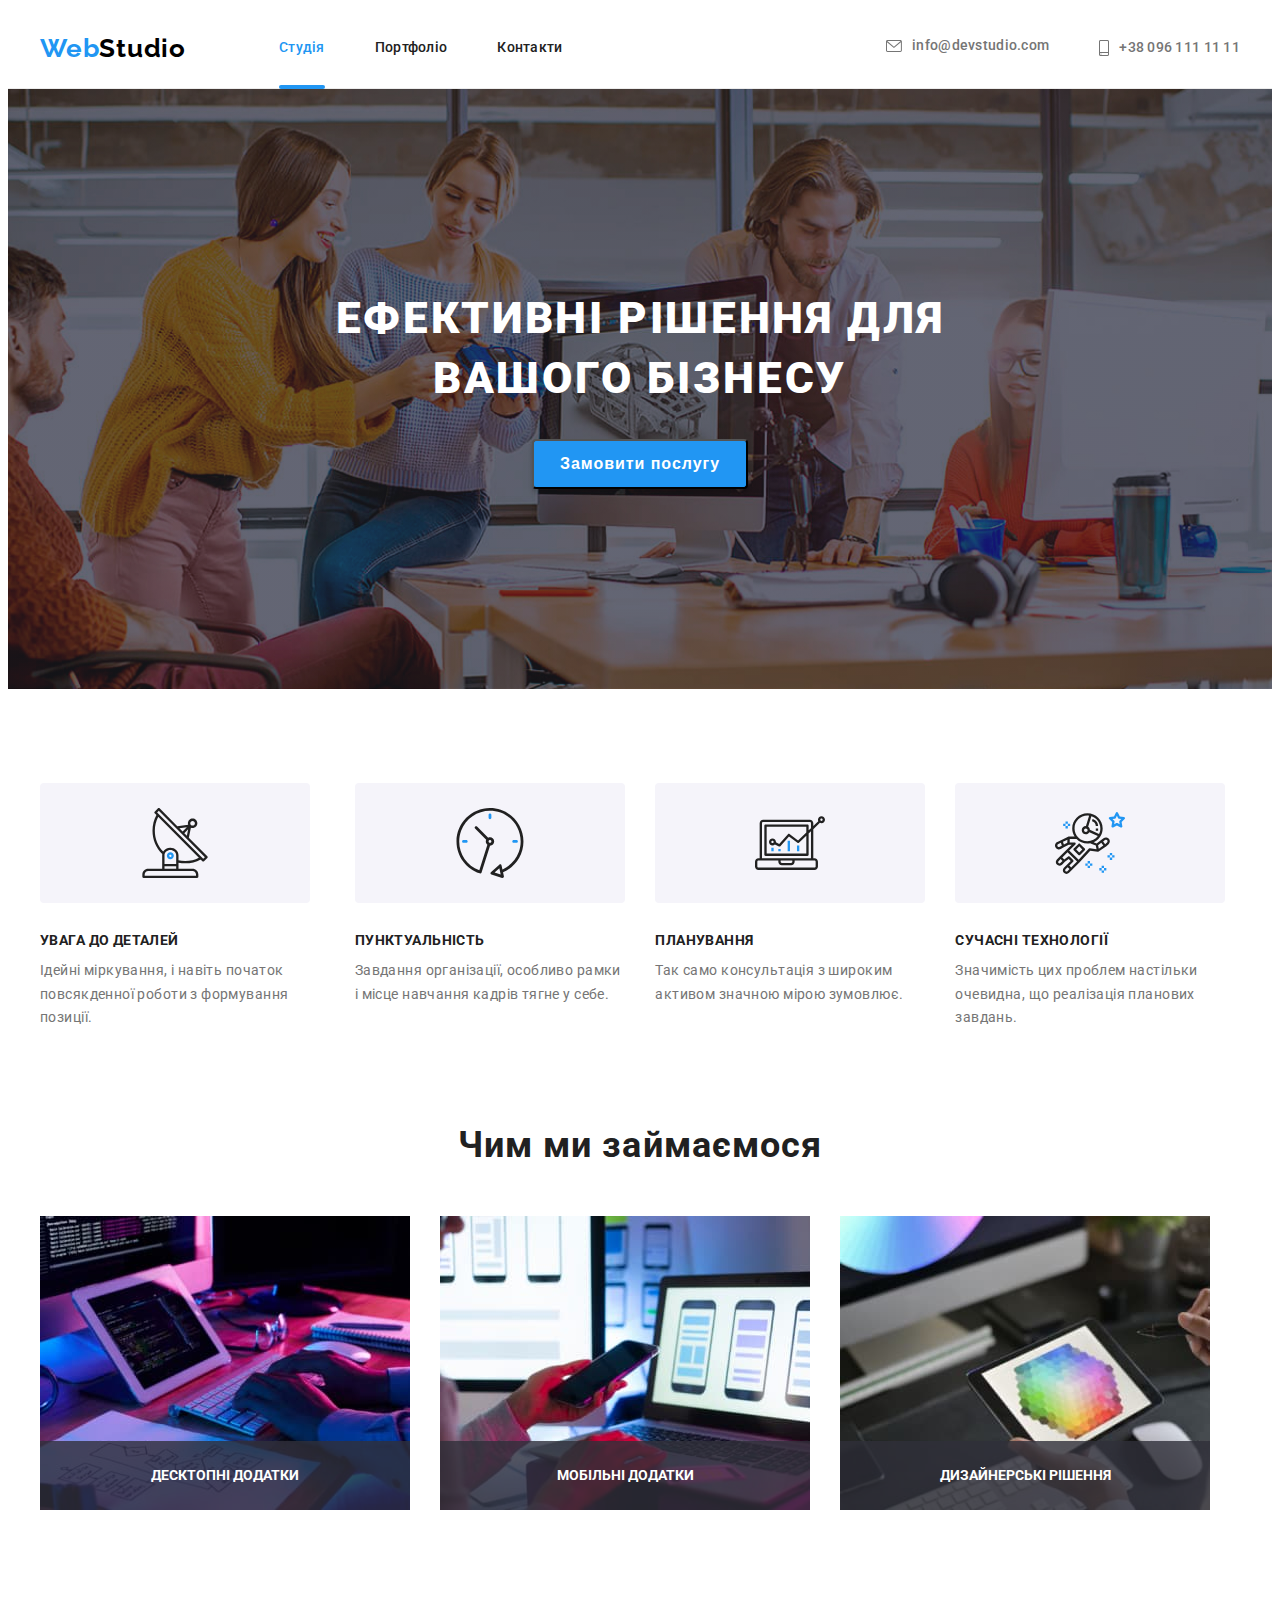
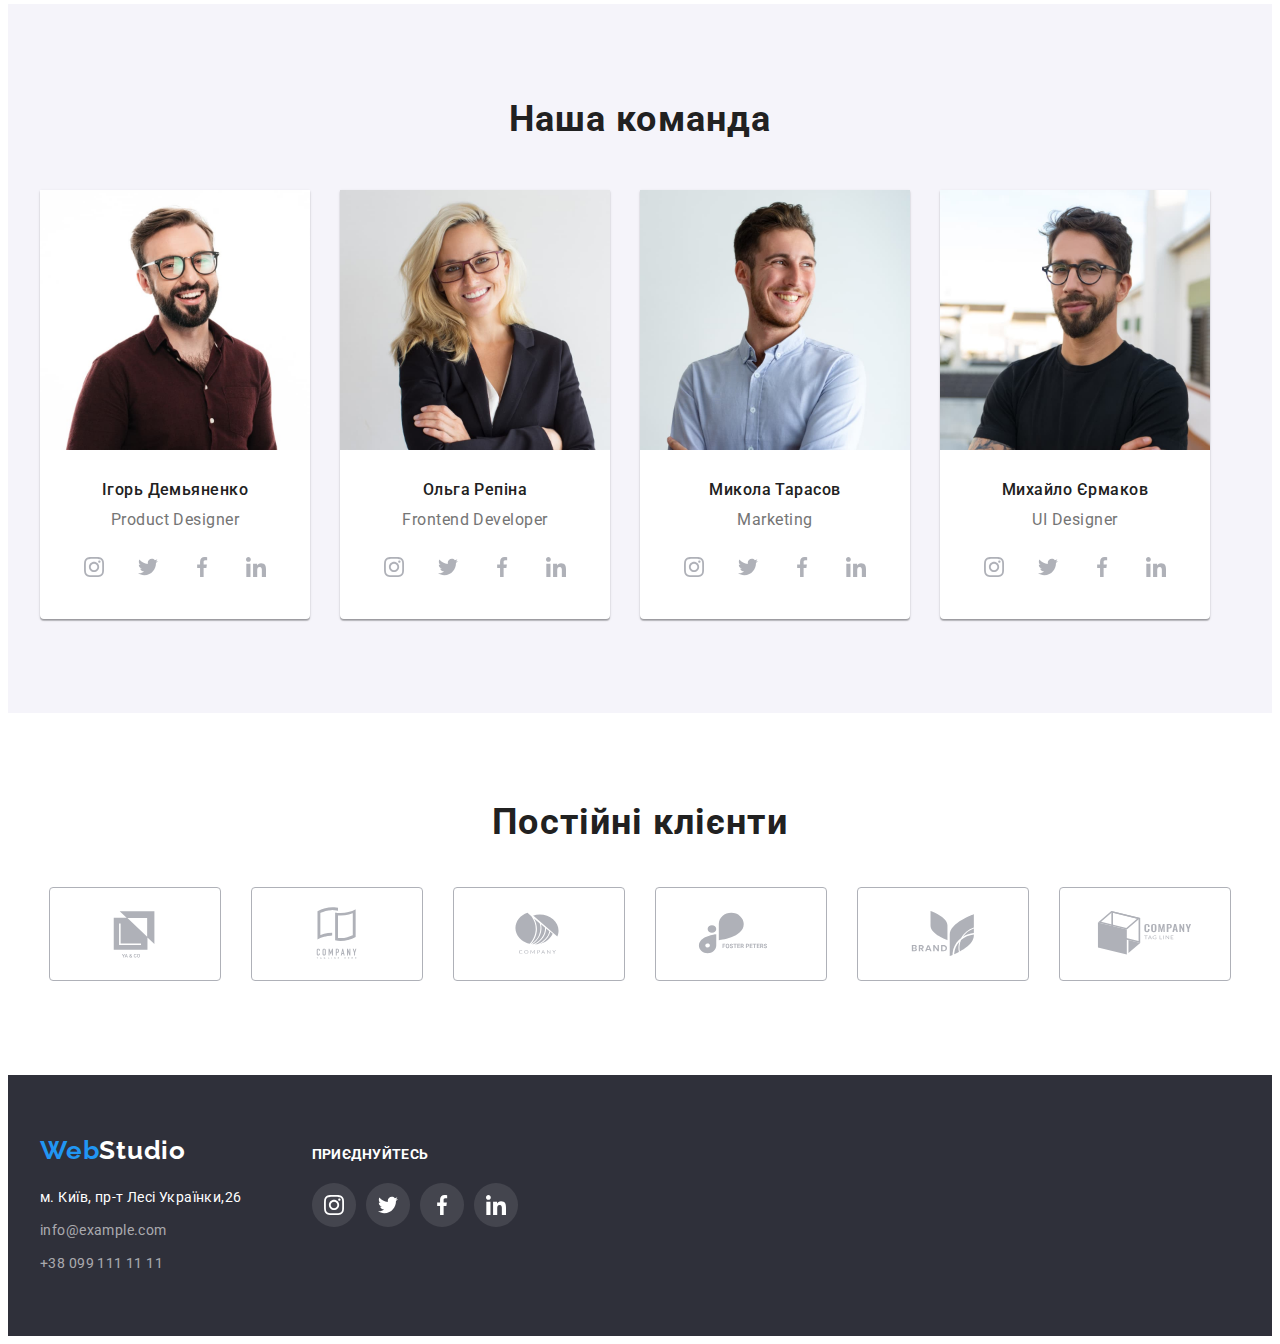
<file: index.html>
<!DOCTYPE html>
<html lang="en">
	<head>
		<meta charset="UTF-8" />
		<meta http-equiv="X-UA-Compatible" content="IE=edge" />
		<meta name="viewport" content="width=device-width, initial-scale=1.0" />
		<title>WebStudio</title>
		<link rel="stylesheet" href="https://cdnjs.cloudflare.com/ajax/libs/modern-normalize/1.1.0/modern-normalize.min.css" integrity="sha512-wpPYUAdjBVSE4KJnH1VR1HeZfpl1ub8YT/NKx4PuQ5NmX2tKuGu6U/JRp5y+Y8XG2tV+wKQpNHVUX03MfMFn9Q==" crossorigin="anonymous" referrerpolicy="no-referrer" />
		<link rel="stylesheet" href="./css/style.css" />
		<link rel="preconnect" href="https://fonts.googleapis.com" />
		<link rel="preconnect" href="https://fonts.gstatic.com" crossorigin />
		<link
			href="https://fonts.googleapis.com/css2?family=Raleway:wght@700&family=Roboto:wght@400;500;700;900&display=swap"
			rel="stylesheet"
		/>
	</head>
	<body>
		<header class="header">
			<div class="container header-container">
				<a href="./index.html" class="logo link">
					<span class="logo-web">Web</span>Studio
				</a>
					<nav class="header-nav">
						<ul class="header-list list">
							<li class="header-item"><a href="./index.html" class="header-link link current">Студія</a></li>
							<li class="header-item"><a href="./portfolio.html" class="header-link link ">Портфоліо</a></li>
							<li class="header-item"><a href="" class="header-link link">Контакти</a></li>
						</ul>
					</nav>
					<ul class="header-contact list">
						<li class="contact-mail"><a href="mailto:info@devstudio.com" class="header-mail link"><svg class="contact-icon"width="16px" height="12px"><use href="./img/icon-header.svg#icon-envelope"></use></svg>info@devstudio.com</a></li>
						<li class="contact-tel"><a href="tel:+380961111111" class="header-tel link"><svg class="contact-icon fone"width="10px" height="16px"><use href="./img/icon-header.svg#icon-smartphone"></use></svg>+38 096 111 11 11</a></li>
					</ul>
			</div>
		</header>
		<main>
			<!--hero-->
			<section class="hero section">
				<div class="container">
				<h1 class="hero-title">Ефективні рішення для вашого бізнесу</h1>
				<button type="button" class="hero-btn" data-modal-open>Замовити послугу</button>
				</div>
			</section>

			<section class="section pb-none">
				<!--hang-->
				<div class="container">
					<h2 class="visually-hidden">text</h2>
				<ul class="hang-list list">
					<li class="hang-item">
						<div class="hang-item-box">
							<svg class="hang-item-icon" width="70px" height="70px">
								<use href="./img/futeres-icon.svg#icon-antenna"></use>
							</svg>
						</div>
						<h3 class="hang-title">УВАГА ДО ДЕТАЛЕЙ</h3>
						<p class="hang-text">Ідейні міркування, і навіть початок повсякденної роботи з формування позиції.</p>
					</li>
					<li class="hang-item">
						<div class="hang-item-box">
							<svg class="hang-item-icon" width="70px" height="70px">
								<use href="./img/futeres-icon.svg#icon-clock"></use>
							</svg>
						</div>
						<h3 class="hang-title">ПУНКТУАЛЬНІСТЬ</h3>
						<p class="hang-text">Завдання організації, особливо рамки і місце навчання кадрів тягне у себе.</p>
					</li>
					<li class="hang-item">
						<div class="hang-item-box">
							<svg class="hang-item-icon" width="70px" height="70px">
								<use href="./img/futeres-icon.svg#icon-diagram"></use>
							</svg>
						</div>
						<h3 class="hang-title">ПЛАНУВАННЯ</h3>
						<p class="hang-text">Так само консультація з широким активом значною мірою зумовлює.</p>
					</li>
					<li class="hang-item">
						<div class="hang-item-box">
							<svg class="hang-item-icon" width="70px" height="70px">
								<use href="./img/futeres-icon.svg#icon-astronaut"></use>
							</svg>
						</div>
						<h3 class="hang-title">СУЧАСНІ ТЕХНОЛОГІЇ</h3>
						<p class="hang-text">Значимість цих проблем настільки очевидна, що реалізація планових завдань.</p>
					</li>
				</ul>
				</div>
			</section>
			<!--work-->
			<section class="work section">
				<div class="container">
				<h2 class="work-title">Чим ми займаємося</h2>
				<ul class="work-list list">
					<li class="work-item">
						<img src="./img/box1.jpg" alt="вэб дизайн" width="370" height="294" />
						<h3 class="work-img-titel">Десктопні додатки</h3>
					</li>
					<li class="work-item">
						<img src="./img/box2.jpg" alt="софт дизайн" width="370" height="294" />
					<h3 class="work-img-titel">Мобільні додатки</h3>
					</li>
					<li class="work-item">
						<img src="./img/box3.jpg" alt="палітра кольорів" width="370" height="294" />
					<h3 class="work-img-titel">Дизайнерські рішення</h3>
					</li>
				</ul>
				</div>
			</section>
			<!--team-->
			<section class="team section">
				<div class="container">
				<h2 class="team-title">Наша команда</h2>
				<ul class="team-list list">
					<li class="team-item">
						<img src="./img/photo_igor.jpg" alt="Ігорь Демьяненко" width="270" height="260" />
						<div class="team-item-box">
							<h3 class="team-item-title">Ігорь Демьяненко</h3>
							<p class="team-after-title">Product Designer</p>
							<ul class="team-soc list">
								<li class="team-soc-item"><a href="" class="team-soc-link link"><svg class="team-soc-icon" width="20px" height="20px">
									<use href="./img/icons.svg#icon-instagram"></use>
								</svg></a></li>
								<li class="team-soc-item"><a href="" class="team-soc-link link"><svg class="team-soc-icon" width="20px" height="20px">
									<use href="./img/icons.svg#icon-twitter"></use>
								</svg></a></li>
								<li class="team-soc-item"><a href="" class="team-soc-link link"><svg class="team-soc-icon" width="20px" height="20px">
									<use href="./img/icons.svg#icon-facebook"></use>
								</svg></a></li>
								<li class="team-soc-item"><a href="" class="team-soc-link link"><svg class="team-soc-icon" width="20px" height="20px">
									<use href="./img/icons.svg#icon-linkedin"></use>
								</svg></a></li>
							</ul>
						</div>
					</li>
					<li class="team-item">
						<img src="./img/photo_olga.jpg" alt="Ольга Репіна" width="270" height="260" />
						<div class="team-item-box">
						<h3 class="team-item-title">Ольга Репіна</h3>
						<p class="team-after-title">Frontend Developer</p>
						<ul class="team-soc list">
								<li class="team-soc-item"><a href="" class="team-soc-link link"><svg class="team-soc-icon" width="20px" height="20px">
									<use href="./img/icons.svg#icon-instagram"></use>
								</svg></a></li>
								<li class="team-soc-item"><a href="" class="team-soc-link link"><svg class="team-soc-icon" width="20px" height="20px">
									<use href="./img/icons.svg#icon-twitter"></use>
								</svg></a></li>
								<li class="team-soc-item"><a href="" class="team-soc-link link"><svg class="team-soc-icon" width="20px" height="20px">
									<use href="./img/icons.svg#icon-facebook"></use>
								</svg></a></li>
								<li class="team-soc-item"><a href="" class="team-soc-link link"><svg class="team-soc-icon" width="20px" height="20px">
									<use href="./img/icons.svg#icon-linkedin"></use>
								</svg></a></li>
							</ul>
						</div>
					</li>
					<li class="team-item">
						<img src="./img/photo_nikolai.jpg" alt="Микола Тарасов" width="270" height="260" />
						<div class="team-item-box">
						<h3 class="team-item-title">Микола Тарасов</h3>
						<p class="team-after-title">Marketing</p>
						<ul class="team-soc list">
								<li class="team-soc-item"><a href="" class="team-soc-link link"><svg class="team-soc-icon" width="20px" height="20px">
									<use href="./img/icons.svg#icon-instagram"></use>
								</svg></a></li>
								<li class="team-soc-item"><a href="" class="team-soc-link link"><svg class="team-soc-icon" width="20px" height="20px">
									<use href="./img/icons.svg#icon-twitter"></use>
								</svg></a></li>
								<li class="team-soc-item"><a href="" class="team-soc-link link"><svg class="team-soc-icon" width="20px" height="20px">
									<use href="./img/icons.svg#icon-facebook"></use>
								</svg></a></li>
								<li class="team-soc-item"><a href="" class="team-soc-link link"><svg class="team-soc-icon" width="20px" height="20px">
									<use href="./img/icons.svg#icon-linkedin"></use>
								</svg></a></li>
							</ul>
						</div>
					</li>
					<li class="team-item">
						<img src="./img/photo_mihail.jpg" alt="Михайло Єрмаков" width="270" height="260" />
						<div class="team-item-box">
						<h3 class="team-item-title">Михайло Єрмаков</h3>
						<p class="team-after-title">UI Designer</p>
						<ul class="team-soc list">
								<li class="team-soc-item"><a href="" class="team-soc-link link"><svg class="team-soc-icon" width="20px" height="20px">
									<use href="./img/icons.svg#icon-instagram"></use>
								</svg></a></li>
								<li class="team-soc-item"><a href="" class="team-soc-link link"><svg class="team-soc-icon" width="20px" height="20px">
									<use href="./img/icons.svg#icon-twitter"></use>
								</svg></a></li>
								<li class="team-soc-item"><a href="" class="team-soc-link link"><svg class="team-soc-icon" width="20px" height="20px">
									<use href="./img/icons.svg#icon-facebook"></use>
								</svg></a></li>
								<li class="team-soc-item"><a href="" class="team-soc-link link"><svg class="team-soc-icon" width="20px" height="20px">
									<use href="./img/icons.svg#icon-linkedin"></use>
								</svg></a></li>
							</ul>
						</div>
					</li>
				</ul>
				</div>
			</section>
				<!-- regular customer -->
		<section class="customer section">
			<div class="container">
			<h2 class="customer-title">Постійні клієнти</h2>
			<ul class="list customer-list">
				<li class="customer-item">
					<a href="" class="customer-link">
					<svg class="customer-icon" width="106px" height="60px">
						<use href="./img/client-icons.svg#icon-Logo-yaco"></use>
					</svg></a>
				</li>
				<li class="customer-item">
					<a href="" class="customer-link">
					<svg class="customer-icon" width="106px" height="60px">
						<use href="./img/client-icons.svg#icon-Logo-company"></use>
					</svg></a>
				</li>
				<li class="customer-item">
					<a href="" class="customer-link">
					<svg class="customer-icon" width="106px" height="60px">
						<use href="./img/client-icons.svg#icon-Logo-company-second"></use>
					</svg></a>
				</li>
				<li class="customer-item">
					<a href="" class="customer-link">
					<svg class="customer-icon" width="106px" height="60px">
						<use href="./img/client-icons.svg#icon-Logo-foster"></use>
					</svg></a>
				</li>
				<li class="customer-item">
					<a href="" class="customer-link">
					<svg class="customer-icon" width="106px" height="60px">
						<use href="./img/client-icons.svg#icon-Logo-brand"></use>
					</svg></a>
				</li>
				<li class="customer-item">
					<a href="" class="customer-link">
					<svg class="customer-icon" width="106px" height="60px">
						<use href="./img/client-icons.svg#icon-Logo-tagline"></use>
					</svg></a>
				</li>
			</ul>
			</div>
		</section>
		</main>
		<!--footer-->
		<footer class="footer">
			<div class="container footer-box">
				<div class="logo-box">
						<a href="./index.html" class="logo-foter link">
				<span class="logo-web">Web</span>Studio</a>
				<address class="contact-addres">
					<ul class="fotter-list list">
						<li class="footer-item"><a href="https://goo.gl/maps/eejTRm9JTU1azav69" class="address-maps link">м. Київ, пр-т Лесі Українки,26</a></li>
						<li class="footer-item"><a href="mailto:info@example.com" class="address-mail link">info@example.com</a></li>
						<li class="footer-item"><a href="tel:+380991111111" class="address-tel link">+38 099 111 11 11</a></li>
					</ul>
				</address>
				</div>
				<div class="join-in-box">
					<h2 class="join-in-title">ПРИЄДНУЙТЕСЬ</h2>
						<ul class="footer-soc list">
								<li class="footer-soc-item"><a href="" class="footer-soc-link link"><svg class="footer-soc-icon" width="20px" height="20px">
									<use href="./img/icons.svg#icon-instagram"></use>
								</svg></a></li>
								<li class="footer-soc-item"><a href="" class="footer-soc-link link"><svg class="footer-soc-icon" width="20px" height="20px">
									<use href="./img/icons.svg#icon-twitter"></use>
								</svg></a></li>
								<li class="footer-soc-item"><a href="" class="footer-soc-link link"><svg class="footer-soc-icon" width="20px" height="20px">
									<use href="./img/icons.svg#icon-facebook"></use>
								</svg></a></li>
								<li class="footer-soc-item"><a href="" class="footer-soc-link link"><svg class="footer-soc-icon" width="20px" height="20px">
									<use href="./img/icons.svg#icon-linkedin"></use>
								</svg></a></li>
						</ul>
				</div>
			</div>
		</footer>
		<div class="backdrop is-hidden" data-modal>
			<div class="modal">
			<button type="button" class="modal-close-buton" data-modal-close>
			<svg class="svg-close-modal" width="18px" height="18px">
				<use href="./img/close-black.svg#icon-close-black"></use>
			</svg>
			</button>
			</div>
		</div>
		<script src="./js/modal.js"></script>
	</body>
</html>
</file>
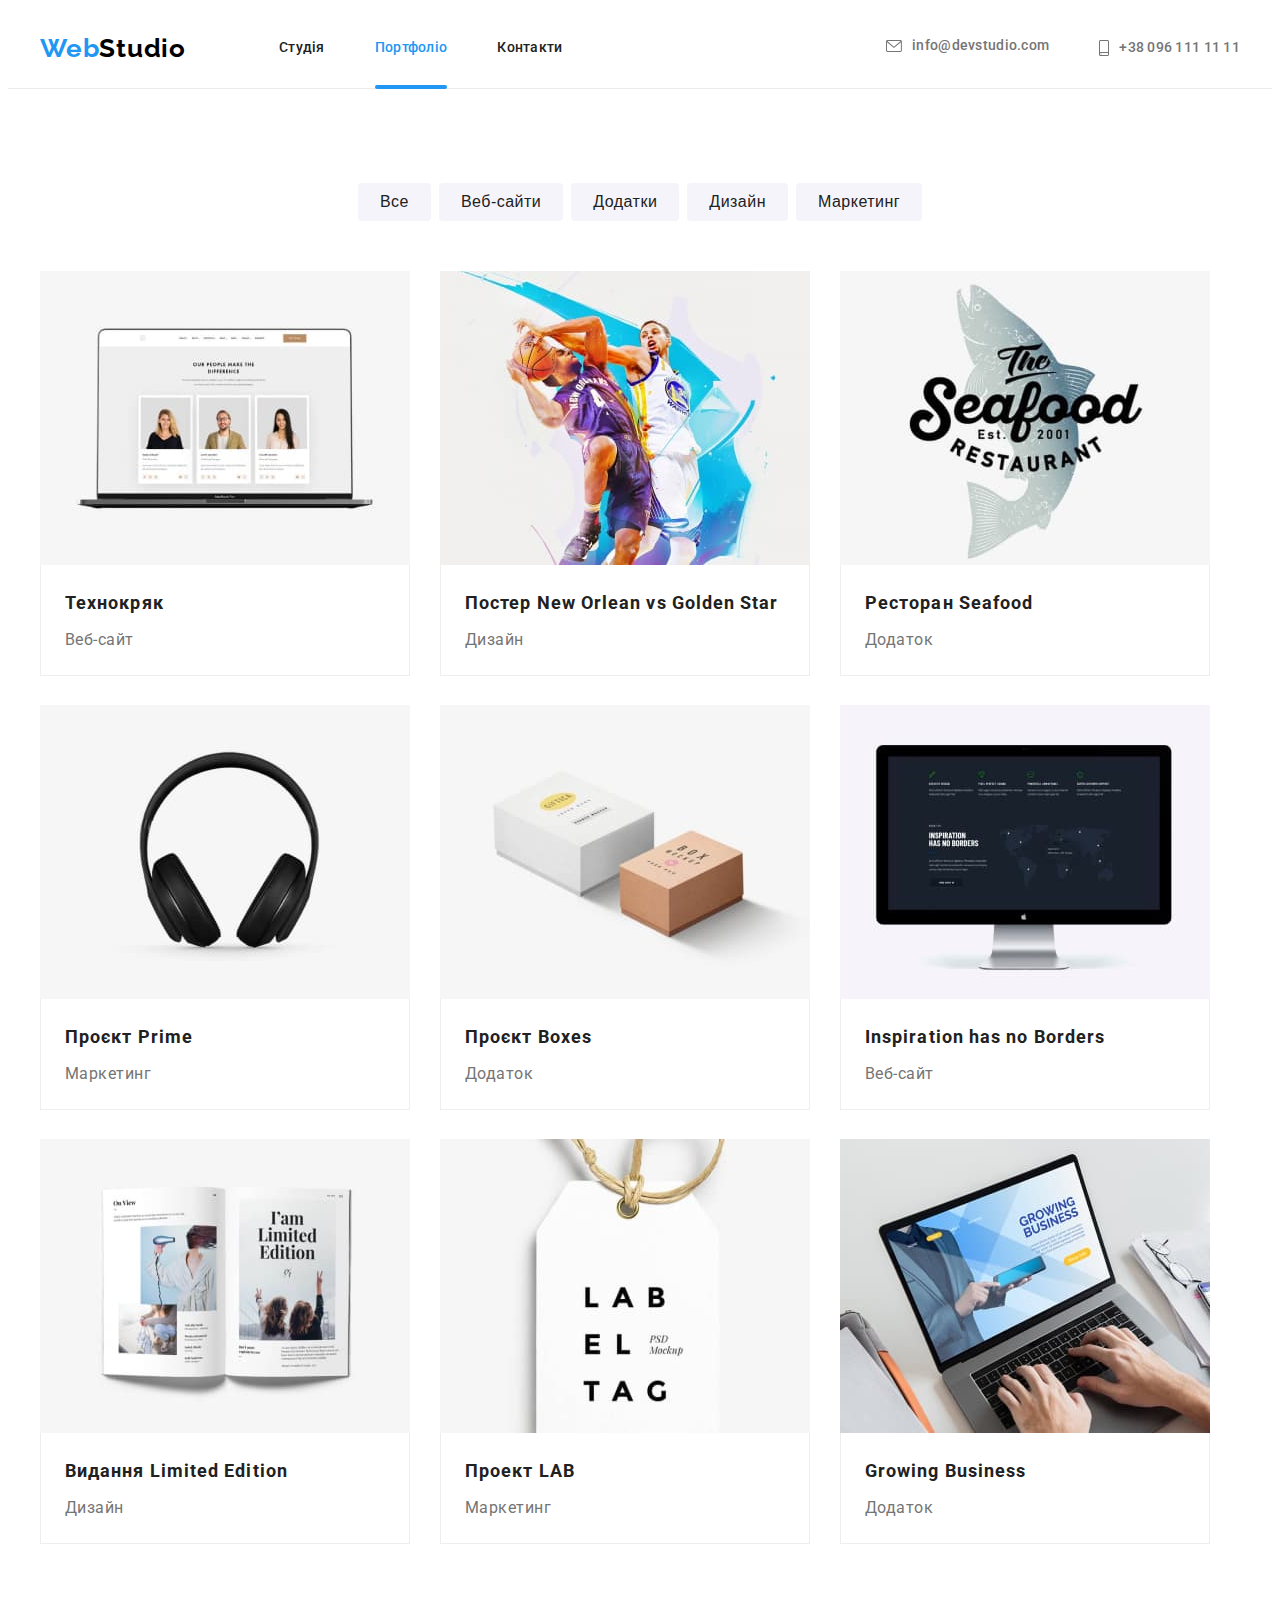
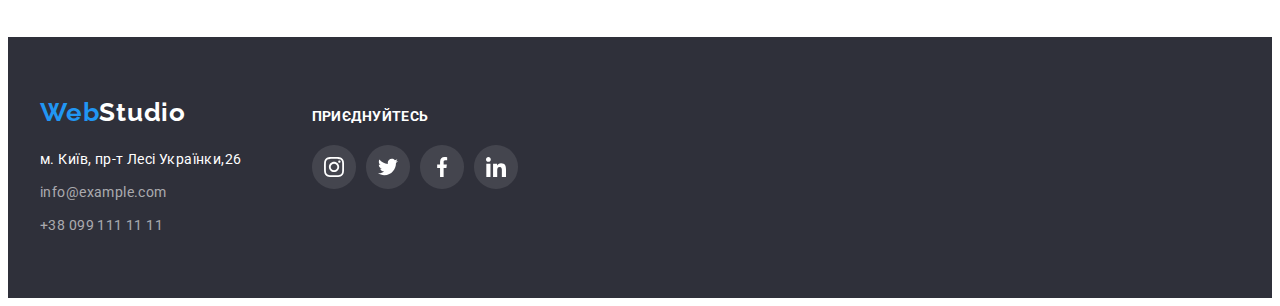
<file: portfolio.html>
<!DOCTYPE html>
<html lang="en">
	<head>
		<meta charset="UTF-8" />
		<meta http-equiv="X-UA-Compatible" content="IE=edge" />
		<meta name="viewport" content="width=device-width, initial-scale=1.0" />
		<title>Porfolio</title>
		<link rel="stylesheet" href="https://cdnjs.cloudflare.com/ajax/libs/modern-normalize/1.1.0/modern-normalize.min.css" integrity="sha512-wpPYUAdjBVSE4KJnH1VR1HeZfpl1ub8YT/NKx4PuQ5NmX2tKuGu6U/JRp5y+Y8XG2tV+wKQpNHVUX03MfMFn9Q==" crossorigin="anonymous" referrerpolicy="no-referrer" />
		<link rel="stylesheet" href="./css/style.css">
		<link rel="preconnect" href="https://fonts.googleapis.com">
		<link rel="preconnect" href="https://fonts.gstatic.com" crossorigin>
		<link href="https://fonts.googleapis.com/css2?family=Raleway:wght@700&family=Roboto:wght@400;500;700;900&display=swap" rel="stylesheet">
	</head>
	<body>
		<header class="header">
			<div class="container header-container">
				<a href="./index.html" class="logo link">
					<span class="logo-web">Web</span>Studio
				</a>
					<nav class="header-nav">
						<ul class="header-list list">
							<li class="header-item"><a href="./index.html" class="header-link link ">Студія</a></li>
							<li class="header-item"><a href="./portfolio.html" class="header-link link current">Портфоліо</a></li>
							<li class="header-item"><a href="" class="header-link link">Контакти</a></li>
						</ul>
					</nav>
					<ul class="header-contact list">
						<li class="contact-mail"><a href="mailto:info@devstudio.com" class="header-mail link"><svg class="contact-icon"width="16px" height="12px"><use href="./img/icon-header.svg#icon-envelope"></use></svg>info@devstudio.com</a></li>
						<li class="contact-tel"><a href="tel:+380961111111" class="header-tel link"><svg class="contact-icon fone"width="10px" height="16px"><use href="./img/icon-header.svg#icon-smartphone"></use></svg>+38 096 111 11 11</a></li>
					</ul>
			</div>
		</header>
		<main>
			<section class="projects-btn section">
				<div class="container">
				<ul class="projects-list-btn list">
					<li class="projects-item-btn"><button type="button" class="portfolio-btn">Все</button></li>
					<li class="projects-item-btn"><button type="button" class="portfolio-btn">Веб-сайти</button></li>
					<li class="projects-item-btn"><button type="button" class="portfolio-btn">Додатки</button></li>
					<li class="projects-item-btn"><button type="button" class="portfolio-btn">Дизайн</button></li>
					<li class="projects-item-btn"><button type="button" class="portfolio-btn">Маркетинг</button></li>
				</ul>
				<ul class="projects-list list">
					<li class="projects-item">
						<a href="" class="link projects-link">
						<div class="projects-text-wrap">
							<img src="./img/tehnokryak.jpg" alt="Веб-сайт Технокряк" width="370" height="294" />
						<p class="projects-text">Ресурс пропонує комплексні пропозиції з різним рівнем функціоналу та сервісів. Все це дозволить відвідувачу отримати вичерпні відомості про компанію чи приватну особу.</p>
						</div>
						<div class="projects-item-box">
						<h3 class="projects-title">Технокряк</h3>
						<p class="projects-after-title">Веб-сайт</p>
						</div>
						</a>
					</li>
					<li class="projects-item">
						<a href="" class="link projects-link">
							<div class="projects-text-wrap">
						<img src="./img/poster.jpg" alt="Постер 2 футболіста" width="370" height="294" />
						<p class="projects-text">Ресурс пропонує комплексні пропозиції з різним рівнем функціоналу та сервісів. Все це дозволить відвідувачу отримати вичерпні відомості про компанію чи приватну особу.</p>
							</div>
						<div class="projects-item-box">
						<h3 class="projects-title">Постер New Orlean vs Golden Star</h3>
						<p class="projects-after-title">Дизайн</p>
						</div>
						</a>
					</li>
					<li class="projects-item">
						<a href="" class="link projects-link">
							<div class="projects-text-wrap">
						<img src="./img/seefood.jpg" alt="ресторан морської їжі" width="370" height="294" />
						<p class="projects-text">Ресурс пропонує комплексні пропозиції з різним рівнем функціоналу та сервісів. Все це дозволить відвідувачу отримати вичерпні відомості про компанію чи приватну особу.</p>
							</div>
						<div class="projects-item-box">
						<h3 class="projects-title">Ресторан Seafood</h3>
						<p class="projects-after-title">Додаток</p>
						</div>
						</a>
					</li>
					<li class="projects-item">
						<a href="" class="link projects-link">
							<div class="projects-text-wrap">
						<img src="./img/prime.jpg" alt="навушники" width="370" height="294" />
						<p class="projects-text">Ресурс пропонує комплексні пропозиції з різним рівнем функціоналу та сервісів. Все це дозволить відвідувачу отримати вичерпні відомості про компанію чи приватну особу.</p>
							</div>
						<div class="projects-item-box">
						<h3 class="projects-title">Проєкт Prime</h2>
						<p class="projects-after-title">Маркетинг</p>
						</div>
						</a>
					</li>
					<li class="projects-item">
						<a href="" class="link projects-link">
							<div class="projects-text-wrap">
						<img src="./img/boxes.jpg" alt="2 коробки" width="370" height="294" />
						<p class="projects-text">Ресурс пропонує комплексні пропозиції з різним рівнем функціоналу та сервісів. Все це дозволить відвідувачу отримати вичерпні відомості про компанію чи приватну особу.</p>
							</div>
						<div class="projects-item-box">
						<h3 class="projects-title">Проєкт Boxes</h3>
						<p class="projects-after-title">Додаток</p>
						</div>
						</a>
					</li>
					<li class="projects-item">
						<a href="" class="link projects-link">
							<div class="projects-text-wrap">
						<img src="./img/inspiration.jpg" alt="монітор" width="370" height="294" />
						<p class="projects-text">Ресурс пропонує комплексні пропозиції з різним рівнем функціоналу та сервісів. Все це дозволить відвідувачу отримати вичерпні відомості про компанію чи приватну особу.</p>
							</div>
						<div class="projects-item-box">
						<h3 class="projects-title">Inspiration has no Borders</h3>
						<p class="projects-after-title">Веб-сайт</p>
						</div>
						</a>
					</li>
					<li class="projects-item">
						<a href="" class="link projects-link">
							<div class="projects-text-wrap">
						<img src="./img/limitededition.jpg" alt="книжка з картинками" width="370" height="294" />
						<p class="projects-text">Ресурс пропонує комплексні пропозиції з різним рівнем функціоналу та сервісів. Все це дозволить відвідувачу отримати вичерпні відомості про компанію чи приватну особу.</p>
							</div>
						<div class="projects-item-box">
						<h3 class="projects-title">Видання Limited Edition</h3>
						<p class="projects-after-title">Дизайн</p>
						</div>
						</a>
					</li>
					<li class="projects-item">
						<a href="" class="link projects-link">
							<div class="projects-text-wrap">
						<img src="./img/lab.jpg" alt="бірка" width="370" height="294" />
						<p class="projects-text">Ресурс пропонує комплексні пропозиції з різним рівнем функціоналу та сервісів. Все це дозволить відвідувачу отримати вичерпні відомості про компанію чи приватну особу.</p>
							</div>
						<div class="projects-item-box">
						<h3 class="projects-title">Проект LAB</h3>
						<p class="projects-after-title">Маркетинг</p>
						</div>
						</a>
					</li>
					<li class="projects-item">
						<a href="" class="link projects-link">
							<div class="projects-text-wrap">
						<img src="./img/growing.jpg" alt="ноутбук" width="370" height="294" />
						<p class="projects-text">Ресурс пропонує комплексні пропозиції з різним рівнем функціоналу та сервісів. Все це дозволить відвідувачу отримати вичерпні відомості про компанію чи приватну особу.</p>
							</div>
						<div class="projects-item-box">
						<h3 class="projects-title">Growing Business</h3>
						<p class="projects-after-title">Додаток</p>
						</div>
						</a>
					</li>
				</ul>
				</div>
			</section>
		</main>
		<footer class="footer">
			<div class="container footer-box">
				<div class="logo-box">
						<a href="./index.html" class="logo-foter link">
				<span class="logo-web">Web</span>Studio</a>
				<address class="contact-addres">
					<ul class="fotter-list list">
						<li class="footer-item"><a href="https://goo.gl/maps/eejTRm9JTU1azav69" class="address-maps link">м. Київ, пр-т Лесі Українки,26</a></li>
						<li class="footer-item"><a href="mailto:info@example.com" class="address-mail link">info@example.com</a></li>
						<li class="footer-item"><a href="tel:+380991111111" class="address-tel link">+38 099 111 11 11</a></li>
					</ul>
				</address>
				</div>
				<div class="join-in-box">
					<h2 class="join-in-title">ПРИЄДНУЙТЕСЬ</h2>
						<ul class="footer-soc list">
								<li class="footer-soc-item"><a href="" class="footer-soc-link link"><svg class="footer-soc-icon" width="20px" height="20px">
									<use href="./img/icons.svg#icon-instagram"></use>
								</svg></a></li>
								<li class="footer-soc-item"><a href="" class="footer-soc-link link"><svg class="footer-soc-icon" width="20px" height="20px">
									<use href="./img/icons.svg#icon-twitter"></use>
								</svg></a></li>
								<li class="footer-soc-item"><a href="" class="footer-soc-link link"><svg class="footer-soc-icon" width="20px" height="20px">
									<use href="./img/icons.svg#icon-facebook"></use>
								</svg></a></li>
								<li class="footer-soc-item"><a href="" class="footer-soc-link link"><svg class="footer-soc-icon" width="20px" height="20px">
									<use href="./img/icons.svg#icon-linkedin"></use>
								</svg></a></li>
						</ul>
				</div>
			</div>
		</footer>
	</body>
</html>
</file>
<file: css/style.css>
body {
	font-family: Roboto, sans-serif;
	color: #212121;
}
.list {
	list-style: none;
}
.link {
	text-decoration: none;
}
:root{
	--first-title-color:#212121;
	--second-title-color: #ffffff;
	--first-text-color: #757575;
	--second-text-color: #ffffff;
	--first-btn-color: #f5f4fa;
	--second-btn-color: #2196f3;
	--accent-color: #2196f3;
	--first-background-color: #2F303A;
	--second-backround-color: #f5f4fa;
	--icons-first-color: #AFB1B8;
	--icons-second-color: #ffffff;
	--backgroun-tranzition: background-color 250ms cubic-bezier(0.4, 0, 0.2, 1);
	--color-tranzition: color 250ms cubic-bezier(0.4, 0, 0.2, 1);
	--fill-tranzition: fill 250ms cubic-bezier(0.4, 0, 0.2, 1);
	--border-tranzition: border-color 250ms cubic-bezier(0.4, 0, 0.2, 1);
}

p, h1, h1, h3, h4, h5, h6 {
	margin: 0;
}

ol, ul {
	margin: 0;
	padding-left: 0;
}
img {
	display: block;
}
li {
	display: list-item;
}

/* width: ;
height: ; */
.section {
	padding: 94px 0;
}

.container {
	width: 1200px;
	margin-left: auto;
	margin-right: auto;
	padding-left: 15px;
	padding-right: 15px;
}
/* <!--verhnya liniya--> */

.header {
	border-bottom: 1px solid #ECECEC;
}

.logo-web {
	font-family: "Raleway";
	font-style: normal;
	font-weight: 700;
	font-size: 26px;
	line-height: 1.19;
	letter-spacing: 0.03em;
	color: var(--accent-color);
}
.logo {
	font-family: "Raleway";
	font-style: normal;
	font-weight: 700;
	font-size: 26px;
	line-height: 1.19;
	letter-spacing: 0.03em;
	color: #000000;
	margin-right: 93px;
	align-items: center;
}

.header-list {
	display: flex;
}
.header-item:not(:last-child) {
	margin-right: 50px;
}

.header-container {
	display: flex;
	align-items: center;}

.header-link {
	display: block;
	padding-top: 32px;
	padding-bottom: 32px;
	font-weight: 500;
	font-size: 14px;
	line-height: 1.14;
	letter-spacing: 0.02em;
	color: var(--first-title-color);
	transition: var(--color-tranzition);
}

.header-link:hover,
.header-link:focus {
	color: var(--accent-color);
}
.current {
	color: var(--accent-color);
	position: relative;
}
.current::after {
	position: absolute;
	content: '';
	width: 100%;
	height: 4px;
	background: var(--second-btn-color);
	border-radius: 2px;
	left: 0;
	bottom: -1px;
}

.contact-icon {
	margin-right: 10px;
	fill: currentColor;
}

.contact-mail {
	margin-right: 50px;
}
.header-contact {	
	display: flex;
	margin-left: auto;
	/* align-items: center; */
}

.header-tel {
	font-weight: 500;
	font-size: 14px;
	line-height: 1.14;
	letter-spacing: 0.02em;
	color: var(--first-text-color);
	display: flex;
	align-items: center;
	transition: var(--color-tranzition);
}

.header-tel:hover,
.header-tel:focus {
	color: var(--accent-color);
}

.header-mail{
font-weight: 500;
font-size: 14px;
line-height: 1.14px;
letter-spacing: 0.02em;
color: var(--first-text-color);
display: flex;
align-items: center;
transition: var(--color-tranzition);

}
.header-mail:hover,
.header-mail:focus {
	color: var(--accent-color);
}

	/*<!--hero-->*/

.hero {
	max-width: 1600px;
	margin: 0 auto;
	background-color: var(--first-background-color);
	padding: 200px 0;
	background-image: linear-gradient(rgba(47, 48, 58, 0.4),rgba(47, 48, 58, 0.4)), url(../img/hero-bg.jpg);
	background-repeat: no-repeat;
	background-position: center;
}
.hero-title {
	margin: 0 auto 30px;
	max-width: 696px;
	font-weight: 900;
	font-size: 44px;
	line-height: 1.36;
	text-align: center;
	letter-spacing: 0.06em;
	text-transform: uppercase;
	color: var(--second-title-color);
}
.hero-btn {
	cursor: pointer;
	background-color: #2196f3;
	font-weight: 700;
	font-size: 16px;
	line-height: 1.87;
	display: flex;
	align-items: center;
	text-align: center;
	letter-spacing: 0.06em;
	color: var(--second-title-color);
	display: block;
	margin: 30px auto 0;
	min-width: 216px;
	height: 50px;
	background: #2196F3;
	box-shadow: 0px 4px 4px rgba(0, 0, 0, 0.15);
	border-radius: 4px;
	transition: var(--backgroun-tranzition);
}

.hero-btn:hover {
	background-color: #188CE8;
}
.hero-btn:focus {
	background-color: #188CE8;
}

.visually-hidden {
	position: absolute;
	white-space: nowrap;
	width: 1px;
	height: 1px;
	overflow: hidden;
	border: 0;
	padding: 0;
	clip: rect(0 0 0 0);
	clip-path: inset(50%);
	margin: -1px;
}

.pb-none {
	padding-bottom: 0;
}

/* hang */
.hang-item-box {
	width: 270px;
	height: 120px;
	border-radius: 4px;
	background-color: var(--second-backround-color);
	display: flex;
	align-items: center;
	justify-content: center;
}

.hang-list {
	display: flex;
	gap: 30px;
}

.hang-title {
	font-weight: 700;
	font-size: 14px;
	line-height: 1.14;
	letter-spacing: 0.03em;
	text-transform: uppercase;
	color: var(--first-title-color);
	margin-bottom: 10px;
	margin-top: 30px;
}
.hang-text {
	font-weight: 400;
	font-size: 14px;
	line-height: 1.71;
	letter-spacing: 0.03em;
	color: var(--first-text-color);
}
li.hang-item {
    min-width: 270px;
}
/*<!--work-->*/
.work-title {
	font-weight: 700;
	font-size: 36px;
	line-height: 1.17;
	letter-spacing: 0.03em;
	text-align: center;
	color: var(--first-title-color);
	margin-top: 0;
	margin-bottom: 50px;
}
.work-list {
	display: flex;
	gap: 30px;
}
.work-item {
	position: relative;
}

.work-img-titel {
	font-size: 14px;
	line-height: 1.14;
	text-align: center;
	text-transform: uppercase;
	color: var(--second-title-color);
	position: absolute;
	bottom: 0;
	padding: 27px 0;
	background: rgba(47, 48, 58, 0.8);
	width: 100%;
	margin: 0;
}

/*<!--team-->*/
.team-list {
	display: flex;
	gap: 30px;
}

.team{
	background-color: var(--second-backround-color);
}
.team-item {
	width: calc((100% - 90px)/4);
	width: 270px;
	background: #FFFFFF;
	box-shadow: 0px 1px 3px rgba(0, 0, 0, 0.12), 0px 1px 1px rgba(0, 0, 0, 0.14), 0px 2px 1px rgba(0, 0, 0, 0.2);
	border-radius: 0px 0px 4px 4px;
}
.team-title {
	font-weight: 700;
	font-size: 36px;
	line-height: 42px;
	letter-spacing: 0.03em;
	text-align: center;
	color: var(--first-title-color);
	margin: 0 auto 50px;
}
.team-item-title {
	font-weight: 500;
font-size: 16px;
line-height: 1.19;
text-align: center;
letter-spacing: 0.03em;
color: var(--first-title-color);
margin-bottom: 10px;
}
.team-after-title {
	font-weight: 400;
font-size: 16px;
line-height: 1.19;
letter-spacing: 0.03em;
text-align: center;
color: var(--first-text-color);
margin-bottom: 16px;
}
.team-item-box {
	padding: 30px 0;
}
.team-soc{ 
	display: flex;
	justify-content: center;
	gap: 10px;
}
.team-soc-link { 
	width: 44px;
	height: 44px;
	border-radius: 50%;
	background-color:transparent;
	display: flex; 
	align-items: center;
	justify-content: center;
	transition: var(--backgroun-tranzition);
}
.team-soc-icon {
	fill: var(--icons-first-color);
	transition: var(--fill-tranzition);
}
.team-soc-link:hover,
.team-soc-link:focus {
	background-color: var(--accent-color);
}

.team-soc-link:hover .team-soc-icon,
.team-soc-link:focus .team-soc-icon {
	fill: var(--icons-second-color);
}

/* <!-- regular customer --> */
.customer-title {
	font-weight: 700;
	font-size: 36px;
	line-height: 0.85;
	letter-spacing: 0.03em;
	text-align: center;
	color: var(--first-title-color);
	margin: 0 auto 50px;
}

.customer-list {
	display: flex;
	justify-content: center;
	gap: 30px;
}
.customer-link {
	width: 170px;
	height: 92px;
	background-color: transparent;
	display: flex; 
	align-items: center;
	justify-content: center;
	border: 1px solid #AFB1B8;
	border-radius: 4px;
	transition: var(--border-tranzition);
}
.customer-icon {
	display: flex;
	align-content: center;
	justify-content: center;
	fill: var(--icons-first-color);
	transition: var(--fill-tranzition);
}
.customer-link:hover,
.customer-link:focus {
	border-color: var(--second-btn-color);
}

.customer-link:hover .customer-icon,
.customer-link:focus .customer-icon {
	fill: var(--second-btn-color);
}


/*<!--footer-->*/
.footer {
	background-color: #2F303A;
	padding: 60px 0;
}
.logo-foter {
	font-family: "Raleway";
	font-style: normal;
	font-weight: 700;
	font-size: 26px;
	line-height: 1.19;
	letter-spacing: 0.03em;
	color: #FFFFFF;
}

.contact-addres {
	margin-top: 20px;
}

.footer-item:not(:last-child) {
	margin-bottom: 9px;
}
.address-maps {
	font-weight: 400;
	font-size: 14px;
	line-height: 1.71;
	letter-spacing: 0.03em;
	color: var(--second-title-color);
}
.address-mail {
	font-weight: 400;
	font-size: 14px;
	line-height: 1.71;
	letter-spacing: 0.03em;
	color: rgba(255, 255, 255, 0.6);
}
.address-tel{
	font-weight: 400;
	font-size: 14px;
	line-height: 1.71;
	letter-spacing: 0.03em;
	color: rgba(255, 255, 255, 0.6);
}
.contact-addres{font-style: normal;}

.footer-box {
	display: flex;
	align-items: baseline;
}
.join-in-box {
	display: block;
	margin-left: 70px;
}

.join-in-title {	
	font-size: 14px;
	line-height: 1.14;
	letter-spacing: 0.03em;
	text-transform: uppercase;
	color: var(--second-title-color);
	margin-bottom: 20px;
	margin-top: 0;
}
.footer-soc{ 
	display: flex;
	gap: 10px;
}
.footer-soc-link { 
	width: 44px;
	height: 44px;
	border-radius: 50%;
	background-image: linear-gradient(rgba(255, 255, 255, 0.1), rgba(255, 255, 255, 0.1));
	display: flex; 
	align-items: center;
	justify-content: center;
	transition: var(--backgroun-tranzition);
}
.footer-soc-icon {
	fill: var(--icons-second-color);
}
.footer-soc-link:hover,
.footer-soc-link:focus {
	background-color: var(--accent-color);
}

/*<!--projects portfolio-->*/
.portfolio-btn {
	cursor: pointer;
	background-color: var(--second-backround-color);
	font-weight: 500;
	font-size: 16px;
	line-height: 1.62;
	text-align: center;
	letter-spacing: 0.03em;
	color: var(--first-title-color);
	padding: 6px 22px;
	border-radius: 4px;
	border: none;
	transition: background-color 250ms cubic-bezier(0.4, 0, 0.2, 1), color 250ms cubic-bezier(0.4, 0, 0.2, 1), box-shadow 250ms cubic-bezier(0.4, 0, 0.2, 1);
}

.portfolio-btn:hover,
.portfolio-btn:focus {
	background-color: var(--second-btn-color);
	color: #FFFFFF;
	box-shadow: 0px 3px 1px rgba(0, 0, 0, 0.1), 0px 1px 2px rgba(0, 0, 0, 0.08), 0px 2px 2px rgba(0, 0, 0, 0.12);
}

.projects-link {
	transition: box-shadow 250ms cubic-bezier(0.4, 0, 0.2, 1);
}

.projects-link:hover,
.projects-link:focus {
	display: block;
	box-shadow: 0px 3px 1px rgba(0, 0, 0, 0.1), 0px 1px 2px rgba(0, 0, 0, 0.08), 0px 2px 2px rgba(0, 0, 0, 0.12);
}

.projects-title { 
	font-weight: 700;
	font-size: 18px;
	line-height: 2;
	letter-spacing: 0.06em;
	color: var(--first-title-color);
	margin-bottom: 4px;
}

.projects-after-title {
	font-weight: 400;
	font-size: 16px;
	line-height: 30px;
	letter-spacing: 0.03em;
	color: var(--first-text-color);
}

.projects-list-btn {
	display: flex;
	justify-content: center;
	gap: 8px;
	margin-bottom: 50px;
}

.projects-list {
	display: flex;
	flex-wrap: wrap;
	gap: 30px;
}
.projects-item {
	box-sizing: border-box;
	width: 370px;
	height: 404px;
}

.projects-item:hover .projects-text {
	transform: translateY(0);
}

.projects-item-box {
	padding: 20px 24px;
	background: #FFFFFF;
	border-right:  1px solid #EEEEEE;
	border-bottom: 1px solid #EEEEEE;
	border-left:  1px solid #EEEEEE;
}

.projects-text-wrap {
	position: relative;
	overflow: hidden;
}

.projects-text {
	font-weight: 400;
	font-size: 18px;
	line-height: 1.5;
	color: var(--second-text-color);
	position: absolute;
	top: 0;
	left: 0;
	height: 100%;
	padding: 63px 24px;
	background: rgba(33, 150, 243, 0.9);
	transform: translateY(101%);
	transition: 250ms cubic-bezier(0.4, 0, 0.2, 1);
	overflow: auto;
}

.backdrop {
	position: absolute;
	top: 0;
	height: 100%;
	width: 100%;
	background: rgba(0, 0, 0, 0.2);
	transition: opacity 250ms cubic-bezier(0.4, 0, 0.2, 1), visibility 250ms cubic-bezier(0.4, 0, 0.2, 1);
}
.backdrop.is-hidden .modal {
	transform: translate(-50%, 0) scale(0);
}

.modal {
	background-color: #ffffff;
	border-radius: 4px;
	width: 528px;
	min-height: 581px;
	box-shadow: 0px 1px 3px rgba(0, 0, 0, 0.12), 0px 1px 1px rgba(0, 0, 0, 0.14), 0px 2px 1px rgba(0, 0, 0, 0.2);
	position: absolute;
	top: 50%;
	left: 50%;
	transform: translate(-50%, -50%) scale(1) rotate(0);
	transition: transform 250ms cubic-bezier(0.4, 0, 0.2, 1);
}

.modal-close-buton {
	position: absolute;
	right: 8px;
	top: 8px;
	width: 30px;
	height: 30px;
	border-radius: 50%;
	background: transparent;
	border: 1px solid rgba(0, 0, 0, 0.1);
	display: flex;
    align-items: center;
    justify-content: center;
}

.is-hidden {
	opacity: 0;
	visibility: hidden;
	pointer-events: none;
}
</file>
